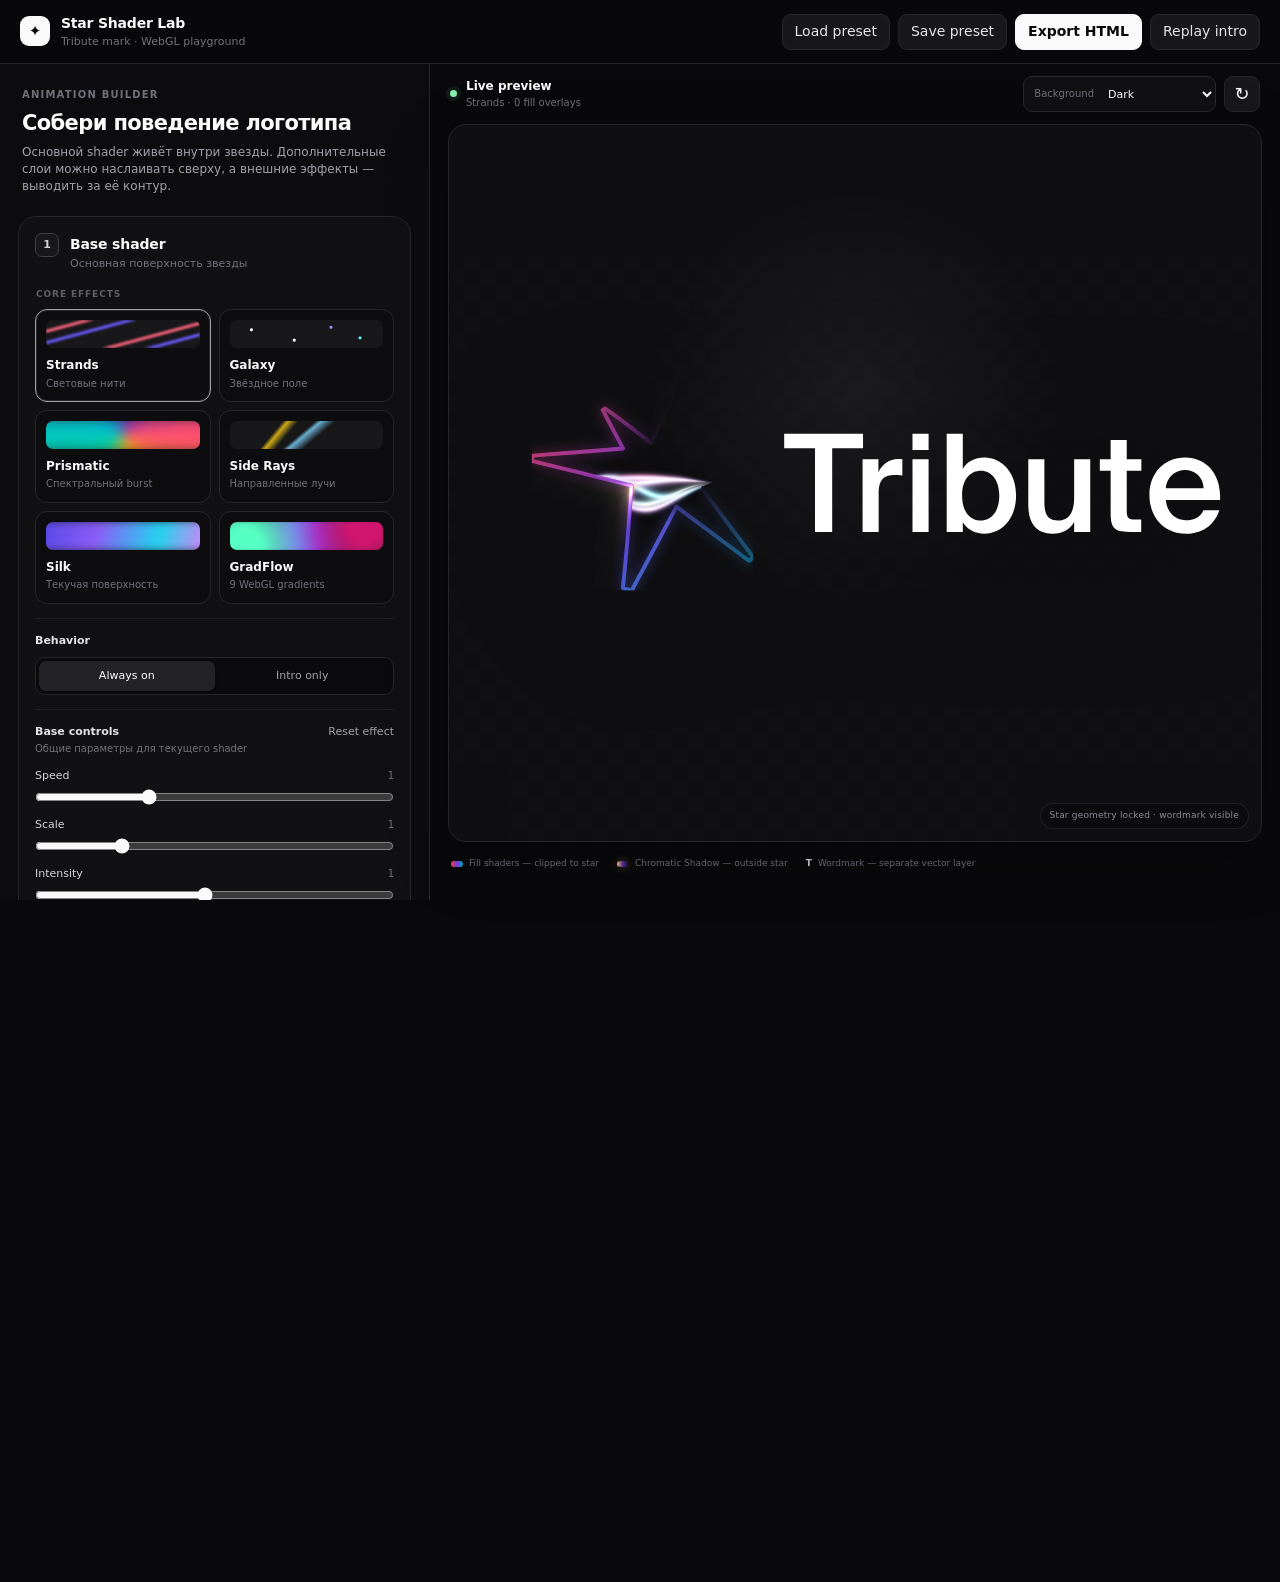
<file: index.html>
<!doctype html>
<html lang="ru">
<head>
  <meta charset="utf-8" />
  <meta name="viewport" content="width=device-width, initial-scale=1" />
  <title>Star Shader Lab</title>
  <link rel="stylesheet" href="styles.css" />
</head>
<body>
<div class="app-shell">
  <header class="app-header">
    <div class="brand-block">
      <div class="brand-mark">✦</div>
      <div><div class="brand-title">Star Shader Lab</div><div class="brand-caption">Tribute mark · WebGL playground</div></div>
    </div>
    <div class="header-actions">
      <label class="button secondary"><input id="importFile" type="file" accept=".json,.html,.htm" />Load preset</label>
      <button class="button secondary" id="savePresetBtn">Save preset</button>
      <button class="button primary" id="exportHtmlBtn">Export HTML</button>
      <button class="button secondary" id="replayBtn">Replay intro</button>
    </div>
  </header>

  <main class="workspace">
    <aside class="inspector">
      <div class="inspector-scroll">
        <section class="inspector-intro">
          <div class="eyebrow">Animation builder</div>
          <h1>Собери поведение логотипа</h1>
          <p>Основной shader живёт внутри звезды. Дополнительные слои можно наслаивать сверху, а внешние эффекты — выводить за её контур.</p>
        </section>

        <section class="step-section step-primary" data-step="shader">
          <div class="step-heading"><span class="step-index">1</span><div><h2>Base shader</h2><p>Основная поверхность звезды</p></div></div>

          <div class="library-label">Core effects</div>
          <div class="effect-grid" id="effectGrid">
            <button class="effect-card is-active" type="button" data-effect="strands"><span class="effect-preview effect-preview-strands"></span><span class="effect-name">Strands</span><span class="effect-desc">Световые нити</span></button>
            <button class="effect-card" type="button" data-effect="galaxy"><span class="effect-preview effect-preview-galaxy"></span><span class="effect-name">Galaxy</span><span class="effect-desc">Звёздное поле</span></button>
            <button class="effect-card" type="button" data-effect="prismatic"><span class="effect-preview effect-preview-prismatic"></span><span class="effect-name">Prismatic</span><span class="effect-desc">Спектральный burst</span></button>
            <button class="effect-card" type="button" data-effect="siderays"><span class="effect-preview effect-preview-rays"></span><span class="effect-name">Side Rays</span><span class="effect-desc">Направленные лучи</span></button>
            <button class="effect-card" type="button" data-effect="silk"><span class="effect-preview effect-preview-silk"></span><span class="effect-name">Silk</span><span class="effect-desc">Текучая поверхность</span></button>
            <button class="effect-card" type="button" data-effect="gradflow"><span class="effect-preview effect-preview-gradflow"></span><span class="effect-name">GradFlow</span><span class="effect-desc">9 WebGL gradients</span></button>
          </div>
          <select id="shaderMode" class="visually-hidden" aria-hidden="true"><option value="strands">Strands</option><option value="galaxy">Galaxy</option><option value="prismatic">Prismatic</option><option value="siderays">Side Rays</option><option value="silk">Silk</option><option value="gradflow">GradFlow</option></select>

          <div class="gradflow-settings" id="baseGradflowSettings" hidden>
            <div class="library-label">GradFlow type</div>
            <div class="gradflow-type-grid" id="gradflowTypeGrid">
              <button type="button" data-grad-type="aurora" class="grad-type is-active">Aurora</button>
              <button type="button" data-grad-type="mesh" class="grad-type">Mesh</button>
              <button type="button" data-grad-type="smoke" class="grad-type">Smoke</button>
              <button type="button" data-grad-type="wave" class="grad-type">Wave</button>
              <button type="button" data-grad-type="animated" class="grad-type">Animated</button>
              <button type="button" data-grad-type="conic" class="grad-type">Conic</button>
              <button type="button" data-grad-type="stripe" class="grad-type">Stripe</button>
              <button type="button" data-grad-type="silk" class="grad-type">Silk</button>
              <button type="button" data-grad-type="linear" class="grad-type">Linear</button>
            </div>
            <label class="slider-row"><span>Noise</span><output id="gradflowNoiseVal"></output><input id="gradflowNoise" type="range" min="0" max="0.5" step="0.01" value="0.2" /></label>
          </div>

          <div class="control-group first-control-group"><div class="group-label">Behavior</div><div class="segmented" id="shaderRoleSegmented"><button type="button" class="segment is-active" data-role="fill">Always on</button><button type="button" class="segment" data-role="reveal">Intro only</button></div><select id="shaderRole" class="visually-hidden" aria-hidden="true"><option value="fill">Always on</option><option value="reveal">Intro only</option></select></div>

          <div class="control-group">
            <div class="group-head"><div><div class="group-label">Base controls</div><div class="group-note">Общие параметры для текущего shader</div></div><button class="text-button" type="button" id="presetPaletteBtn">Reset effect</button></div>
            <div class="slider-stack">
              <label class="slider-row"><span>Speed</span><output id="speedVal"></output><input id="speed" type="range" min="0.1" max="3" step="0.05" value="1" /></label>
              <label class="slider-row"><span>Scale</span><output id="scaleVal"></output><input id="scale" type="range" min="0.4" max="3" step="0.05" value="1" /></label>
              <label class="slider-row"><span>Intensity</span><output id="intensityVal"></output><input id="intensity" type="range" min="0.1" max="2" step="0.05" value="1" /></label>
              <label class="slider-row"><span>Opacity</span><output id="opacityVal"></output><input id="opacity" type="range" min="0.1" max="1" step="0.05" value="1" /></label>
            </div>
          </div>

          <details class="subsection" open><summary><span>Palette</span><span class="summary-meta">shared by shader layers</span></summary><div class="subsection-body"><div class="palette-grid">
            <label class="color-control"><span>01</span><input id="c1" type="color" value="#FF4242"><input id="c1Text" type="text" value="#FF4242"></label>
            <label class="color-control"><span>02</span><input id="c2" type="color" value="#7C3AED"><input id="c2Text" type="text" value="#7C3AED"></label>
            <label class="color-control"><span>03</span><input id="c3" type="color" value="#06B6D4"><input id="c3Text" type="text" value="#06B6D4"></label>
            <label class="color-control"><span>04</span><input id="c4" type="color" value="#EAB308"><input id="c4Text" type="text" value="#EAB308"></label>
          </div></div></details>

          <details class="subsection" open><summary><span>Effect layers</span><span class="summary-meta" id="layerCount">0 overlays</span></summary>
            <div class="subsection-body">
              <div class="layer-stack" id="layerList"></div>
              <div class="add-layer-grid">
                <button class="button secondary full-button" id="addLayerBtn" type="button">+ Add shader layer</button>
                <button class="button secondary full-button accent-button" id="addShadowBtn" type="button">+ Add chromatic shadow</button>
              </div>
              <div class="logic-note">GradFlow работает как fill/overlay внутри звезды. Chromatic Shadow — внешний WebGL-слой и может реагировать на курсор.</div>
            </div>
          </details>

          <details class="subsection"><summary><span>Wordmark</span><span class="summary-meta">always visible</span></summary><div class="subsection-body"><div class="row-between"><div><div class="group-label">Auto contrast</div><div class="group-note">Белый на тёмном, тёмный на светлом</div></div><div class="switch on" id="wordmarkAuto" role="switch"></div></div><label class="field-block wordmark-color"><span>Custom color</span><div class="color-inline"><input id="wordmarkColor" type="color" value="#FFFFFF"><input id="wordmarkColorText" type="text" value="#FFFFFF"></div></label></div></details>
        </section>

        <details class="step-section collapsible-step" data-step="motion" open><summary class="step-heading"><span class="step-index">2</span><div class="step-copy"><h2>Motion</h2><p>Чистое появление без деформации path</p></div><span class="step-summary" id="motionSummary">1.0s</span></summary><div class="step-body">
          <div class="control-group compact-group"><div class="group-label">Playback</div><div class="segmented" id="autoplaySegmented"><button type="button" class="segment is-active" data-autoplay="loop">Manual replay</button><button type="button" class="segment" data-autoplay="auto">Auto preview</button></div><select id="autoplayMode" class="visually-hidden"><option value="loop">Manual</option><option value="auto">Auto</option></select></div>
          <div class="field-row"><label class="field-block"><span>Reveal mode</span><select id="revealMode"><option value="scale">Scale fade</option><option value="clockwise">Clockwise spin</option></select></label><label class="field-block"><span>Easing curve</span><select id="revealEasing"><option value="smooth">Smooth</option><option value="easeout">Ease out</option><option value="snappy">Snappy</option><option value="linear">Linear</option></select></label></div><div class="slider-stack"><label class="slider-row"><span>Duration</span><output id="revealDurationVal"></output><input id="revealDuration" type="range" min="0.25" max="2.5" step="0.05" value="1"></label><label class="slider-row"><span>Delay</span><output id="revealDelayVal"></output><input id="revealDelay" type="range" min="0" max="1.2" step="0.05" value="0.05"></label><label class="slider-row"><span>Start scale</span><output id="introStartScaleVal"></output><input id="introStartScale" type="range" min="0.04" max="1" step="0.01" value="0.18"></label></div>
          <div class="inner-divider"></div>
          <div class="row-between"><div><div class="group-label">Hover perspective</div><div class="group-note">3D-наклон только звезды; wordmark остаётся стабильным</div></div><div class="switch on" id="hoverEnabled" role="switch"></div></div>
          <div class="field-row hover-fields"><label class="field-block"><span>Direction</span><select id="hoverMode"><option value="follow">Follow cursor</option><option value="inverse">Inverse</option><option value="diagonal">Diagonal</option></select></label><label class="field-block"><span>Perspective</span><select id="hoverPerspective"><option value="1100">Soft</option><option value="760" selected>Medium</option><option value="520">Deep</option></select></label></div>
          <label class="slider-row hover-strength"><span>Tilt strength</span><output id="hoverStrengthVal"></output><input id="hoverStrength" type="range" min="1" max="14" step="0.5" value="6"></label>
        </div></details>

        <details class="step-section collapsible-step" data-step="glow" open><summary class="step-heading"><span class="step-index">3</span><div class="step-copy"><h2>Border glow</h2><p>Directional edge glow</p></div><div class="switch on" id="glowEnabled" role="switch"></div></summary><div class="step-body">
          <div class="row-between glow-sweep-row"><div><div class="group-label">Animated sweep</div><div class="group-note">Автопроход, когда курсор не над звездой</div></div><div class="switch on" id="glowAnimated" role="switch"></div></div>
          <label class="field-block"><span>Glow color</span><div class="color-inline"><input id="glowColor" type="color" value="#FFD58A"><input id="glowColorText" type="text" value="#FFD58A"></div></label>
          <div class="slider-stack glow-controls"><label class="slider-row"><span>Edge sensitivity</span><output id="glowEdgeSensitivityVal"></output><input id="glowEdgeSensitivity" type="range" min="0" max="70" step="1" value="30"></label><label class="slider-row"><span>Stroke thickness</span><output id="glowStrokeThicknessVal"></output><input id="glowStrokeThickness" type="range" min="0.5" max="3" step="0.05" value="1"></label><label class="slider-row"><span>Glow radius</span><output id="glowRadiusVal"></output><input id="glowRadius" type="range" min="8" max="70" step="1" value="40"></label><label class="slider-row"><span>Glow intensity</span><output id="glowIntensityVal"></output><input id="glowIntensity" type="range" min="0.2" max="2" step="0.05" value="1"></label><label class="slider-row"><span>Cone spread</span><output id="glowConeSpreadVal"></output><input id="glowConeSpread" type="range" min="8" max="42" step="1" value="25"></label></div>
        </div></details>

        <details class="step-section collapsible-step preset-step" data-step="preset"><summary class="step-heading"><span class="step-index">4</span><div class="step-copy"><h2>Preset data</h2><p>Импорт, копирование и ручная правка</p></div></summary><div class="step-body"><div class="preset-actions"><button class="button secondary" id="copyPresetBtn">Copy JSON</button><button class="button secondary" id="applyDumpBtn">Apply JSON</button></div><textarea id="presetDump" spellcheck="false"></textarea></div></details>
      </div>
    </aside>

    <section class="preview-area">
      <div class="preview-toolbar"><div class="preview-title-block"><span class="live-dot"></span><div><strong>Live preview</strong><span id="activeEffectLabel">Strands · base</span></div></div><div class="preview-actions"><div class="background-switcher"><span>Background</span><select id="bgMode"><option value="dark">Dark</option><option value="light">Light</option><option value="transparent">Transparent</option></select></div><button class="button icon-button" id="previewReplayBtn" type="button" title="Replay intro">↻</button></div></div>
      <div class="stage-frame" id="stageCard"><div class="checker" id="checker"></div><div class="stage"><div class="shell"><div class="shapeWrap" id="shapeWrap"></div></div></div><div class="stage-badge">Star geometry locked · wordmark visible</div></div>
      <div class="preview-footer"><div class="preview-legend"><span class="legend-swatch"></span><span>Fill shaders — clipped to star</span></div><div class="preview-legend"><span class="legend-shadow"></span><span>Chromatic Shadow — outside star</span></div><div class="preview-legend"><span class="legend-type">T</span><span>Wordmark — separate vector layer</span></div></div>
    </section>
  </main>
</div>
<div class="toast" id="toast"></div>
<script src="shaders.js"></script>
<script src="app.js"></script>
<script src="motion-enhancements.js"></script>
</body>
</html>
</file>
<file: styles.css>
:root{--background:#09090b;--foreground:#fafafa;--card:#111113;--card2:#151518;--muted:#a1a1aa;--muted2:#71717a;--border:#27272a;--border-soft:#202024;--input:#18181b;--primary:#fafafa;--primary-fg:#09090b;--radius:12px;--radius-lg:18px;--shadow:0 18px 60px rgba(0,0,0,.25)}
*{box-sizing:border-box}html,body{margin:0;width:100%;height:100%;background:var(--background);color:var(--foreground);font:14px/1.45 Inter,ui-sans-serif,system-ui,-apple-system,"Segoe UI",sans-serif}body{overflow:hidden}button,input,select,textarea{font:inherit}button{color:inherit}input[type=file]{display:none}
.app-shell{height:100%;display:grid;grid-template-rows:64px minmax(0,1fr)}.app-header{height:64px;display:flex;align-items:center;gap:16px;padding:0 20px;border-bottom:1px solid var(--border);background:rgba(9,9,11,.94);backdrop-filter:blur(18px);position:relative;z-index:20}.brand-block{display:flex;align-items:center;gap:11px;min-width:260px}.brand-mark{width:30px;height:30px;border-radius:9px;display:grid;place-items:center;background:var(--primary);color:var(--primary-fg);font-size:15px}.brand-title{font-weight:650;letter-spacing:-.015em}.brand-caption{font-size:11px;color:var(--muted2);margin-top:1px}.header-actions{margin-left:auto;display:flex;gap:8px}
.button{height:36px;border-radius:9px;border:1px solid var(--border);background:var(--input);padding:0 12px;display:inline-flex;align-items:center;justify-content:center;gap:7px;cursor:pointer;transition:background .16s,border-color .16s,transform .08s}.button:hover{background:#202024;border-color:#3f3f46}.button:active{transform:translateY(1px)}.button.primary{background:var(--primary);color:var(--primary-fg);border-color:var(--primary);font-weight:600}.button.primary:hover{background:#e4e4e7}.button.secondary{color:#e4e4e7}.icon-button{width:36px;padding:0;font-size:18px}.full-button{width:100%}.accent-button{border-color:#4c3f2a;background:linear-gradient(180deg,#211b12,#17130e);color:#ffe0a3}.accent-button:hover{border-color:#745d34;background:#292016}
.workspace{min-height:0;display:grid;grid-template-columns:430px minmax(0,1fr)}.inspector{min-height:0;border-right:1px solid var(--border);background:#0c0c0e}.inspector-scroll{height:100%;overflow:auto;padding:22px 18px 34px;scrollbar-width:thin;scrollbar-color:#3f3f46 transparent}.inspector-intro{padding:2px 4px 20px}.eyebrow{text-transform:uppercase;letter-spacing:.12em;color:var(--muted2);font-size:10px;font-weight:700;margin-bottom:8px}.inspector-intro h1{font-size:21px;line-height:1.2;letter-spacing:-.03em;margin:0 0 8px}.inspector-intro p{font-size:12px;color:var(--muted);margin:0;max-width:370px}
.step-section{border:1px solid var(--border);border-radius:var(--radius-lg);background:var(--card);overflow:hidden;margin-bottom:12px}.step-primary{padding:16px}.step-heading{display:flex;align-items:flex-start;gap:11px;list-style:none}.step-heading::-webkit-details-marker{display:none}.step-index{flex:0 0 auto;width:24px;height:24px;border-radius:7px;border:1px solid #3f3f46;background:#18181b;display:grid;place-items:center;font-size:11px;font-weight:700;color:#d4d4d8}.step-heading h2{font-size:14px;margin:1px 0 2px;letter-spacing:-.01em}.step-heading p{font-size:11px;color:var(--muted2);margin:0}.step-copy{min-width:0;flex:1}.step-summary{margin-left:auto;font-size:11px;color:var(--muted2);white-space:nowrap;padding-top:4px}.collapsible-step>summary{cursor:pointer;padding:15px 16px;align-items:center}.collapsible-step>summary::after{content:'⌄';font-size:15px;color:var(--muted2);margin-left:3px;transition:transform .16s}.collapsible-step[open]>summary::after{transform:rotate(180deg)}.collapsible-step[open]>summary{border-bottom:1px solid var(--border-soft)}.step-body{padding:15px 16px 17px}
.library-label{text-transform:uppercase;letter-spacing:.1em;font-size:9px;font-weight:700;color:#5f5f68;margin:16px 1px 8px}.effect-grid{display:grid;grid-template-columns:1fr 1fr;gap:8px}.effect-card{position:relative;min-height:88px;padding:10px;border-radius:12px;border:1px solid var(--border);background:#0d0d10;text-align:left;cursor:pointer;overflow:hidden;transition:border-color .16s,background .16s,transform .12s}.effect-card:hover{border-color:#52525b;background:#111114}.effect-card.is-active{border-color:#a1a1aa;box-shadow:0 0 0 1px rgba(255,255,255,.11) inset}.effect-preview{display:block;height:28px;border-radius:7px;margin-bottom:9px;background:#18181b;overflow:hidden;position:relative}.effect-preview:before,.effect-preview:after{content:'';position:absolute;inset:0}.effect-preview-strands:before{background:repeating-linear-gradient(165deg,transparent 0 9px,#ff647c 10px 12px,transparent 13px 20px,#685cff 21px 23px,transparent 24px 32px);filter:blur(1px)}.effect-preview-galaxy:before{background:radial-gradient(circle at 14% 35%,#fff 0 1px,transparent 2px),radial-gradient(circle at 66% 26%,#a78bfa 0 1px,transparent 2px),radial-gradient(circle at 42% 72%,#fff 0 1px,transparent 2px),radial-gradient(circle at 85% 64%,#67e8f9 0 1px,transparent 2px)}.effect-preview-prismatic:before{background:conic-gradient(from 90deg,#ff4d6d,#ffb703,#06d6a0,#00b4d8,#7b2cbf,#ff4d6d);filter:blur(5px);transform:scale(1.25)}.effect-preview-rays:before{background:linear-gradient(130deg,transparent 0 30%,rgba(250,204,21,.8) 33%,transparent 39%),linear-gradient(140deg,transparent 0 46%,rgba(125,211,252,.8) 49%,transparent 57%)}.effect-preview-silk:before{background:linear-gradient(105deg,#4f46e5,#8b5cf6 35%,#22d3ee 70%,#e879f9);filter:blur(4px);transform:scale(1.12)}.effect-preview-gradflow:before{background:radial-gradient(circle at 15% 80%,#56ffc3 0 12%,transparent 48%),radial-gradient(circle at 82% 28%,#d21570 0 10%,transparent 46%),radial-gradient(circle at 48% 52%,#8c3ff8 0 18%,#121217 68%);filter:blur(2px);transform:scale(1.18)}.effect-name{display:block;font-size:12px;font-weight:650}.effect-desc{display:block;font-size:10px;color:var(--muted2);margin-top:2px}
.gradflow-settings{margin-top:12px;padding:11px;border:1px solid #2d2b39;border-radius:12px;background:linear-gradient(180deg,rgba(124,58,237,.08),rgba(6,182,212,.025))}.gradflow-settings .library-label{margin:0 0 8px;color:#8f88a3}.gradflow-type-grid{display:grid;grid-template-columns:repeat(3,1fr);gap:5px;margin-bottom:12px}.grad-type{height:28px;border:1px solid #312f39;border-radius:8px;background:#111116;color:#9f9fa8;font-size:10px;cursor:pointer}.grad-type:hover{border-color:#57525f;color:#fff}.grad-type.is-active{border-color:#7c6fa4;background:#201a2d;color:#fff}
.control-group{padding-top:14px;margin-top:14px;border-top:1px solid var(--border-soft)}.first-control-group{margin-top:14px}.compact-group{padding-top:0;margin-top:0;border-top:0;margin-bottom:14px}.group-label{font-size:11px;font-weight:650;color:#e4e4e7}.group-note{font-size:10px;color:var(--muted2);margin-top:2px}.group-head{display:flex;justify-content:space-between;align-items:flex-start;margin-bottom:12px}.text-button{padding:0;border:0;background:transparent;color:var(--muted);font-size:11px;cursor:pointer}.text-button:hover{color:#fff}.row-between{display:flex;align-items:center;justify-content:space-between;gap:12px}
.segmented{display:grid;grid-template-columns:1fr 1fr;background:#0b0b0d;border:1px solid var(--border);padding:3px;border-radius:10px;margin-top:8px}.segment{height:30px;border:0;background:transparent;border-radius:7px;color:var(--muted);font-size:11px;cursor:pointer}.segment.is-active{background:#232327;color:#fff;box-shadow:0 1px 3px rgba(0,0,0,.25)}
.slider-stack{display:grid;gap:12px}.slider-row{display:grid;grid-template-columns:1fr auto;gap:5px 12px;align-items:center;font-size:11px;color:#d4d4d8}.slider-row output{font-variant-numeric:tabular-nums;color:var(--muted2);font-size:10px}.slider-row input[type=range]{grid-column:1/-1;width:100%;accent-color:#fafafa;margin:0;height:16px}
.subsection{border-top:1px solid var(--border-soft);margin-top:14px;padding-top:2px}.subsection>summary{list-style:none;display:flex;justify-content:space-between;align-items:center;padding:12px 0 8px;cursor:pointer;font-size:11px;font-weight:650}.subsection>summary::-webkit-details-marker{display:none}.summary-meta{font-size:10px;color:var(--muted2);font-weight:400}.subsection-body{padding-top:4px}.palette-grid{display:grid;grid-template-columns:1fr 1fr;gap:8px}.color-control{display:grid;grid-template-columns:20px 28px 1fr;align-items:center;gap:6px;padding:7px 8px;border:1px solid var(--border);border-radius:10px;background:#0d0d10}.color-control>span{font-size:9px;color:var(--muted2)}input[type=color]{width:28px;height:28px;padding:0;border:0;background:transparent;border-radius:7px;overflow:hidden}input[type=text],select,textarea{border:1px solid var(--border);background:var(--input);color:var(--foreground);border-radius:8px;outline:none}input[type=text]{height:28px;padding:0 7px;font-size:10px;font-family:ui-monospace,SFMono-Regular,Consolas,monospace;min-width:0}.color-control input[type=text]{background:transparent;border:0;padding:0}
.field-row{display:grid;grid-template-columns:1fr 1fr;gap:10px}.field-block{display:grid;gap:7px;font-size:11px;color:#d4d4d8}.field-block select{height:34px;padding:0 8px}.color-inline{display:grid;grid-template-columns:34px 1fr;gap:6px}.color-inline input[type=color]{width:34px;height:34px}.color-inline input[type=text]{height:34px;background:var(--input);border:1px solid var(--border);padding:0 8px}.logic-note{margin-top:12px;padding:10px 11px;border-radius:10px;background:#0d0d10;border:1px solid var(--border-soft);font-size:10px;color:var(--muted)}.inner-divider{height:1px;background:var(--border-soft);margin:16px 0}.hover-fields{margin-top:12px}.hover-strength{margin-top:12px}.wordmark-color{margin-top:12px}.glow-sweep-row{margin-bottom:14px}.glow-controls{margin-top:14px}
.switch{position:relative;flex:0 0 auto;width:36px;height:20px;border-radius:999px;background:#27272a;border:1px solid #3f3f46;cursor:pointer}.switch:after{content:'';position:absolute;left:2px;top:2px;width:14px;height:14px;border-radius:50%;background:#a1a1aa;transition:.16s}.switch.on{background:#fafafa;border-color:#fafafa}.switch.on:after{left:18px;background:#09090b}.preset-actions{display:flex;gap:8px;margin-bottom:10px}.preset-step textarea{width:100%;height:180px;resize:vertical;padding:10px;font:10px/1.45 ui-monospace,SFMono-Regular,Consolas,monospace;color:#d4d4d8}.preset-step .button{height:32px;font-size:11px}
.add-layer-grid{display:grid;grid-template-columns:1fr 1fr;gap:8px;margin-top:8px}.layer-stack{display:grid;gap:8px}.layer-row{display:grid;gap:8px;padding:9px;border:1px solid var(--border);border-radius:11px;background:#0d0d10}.layer-main{display:grid;grid-template-columns:minmax(0,1.2fr) minmax(0,.9fr) 30px;gap:6px;align-items:center}.layer-row select{height:30px;padding:0 6px;font-size:10px;min-width:0}.layer-remove{width:30px;height:30px;border:1px solid var(--border);background:#18181b;border-radius:8px;cursor:pointer;color:var(--muted)}.layer-remove:hover{color:#fff;border-color:#52525b}.layer-opacity{display:grid;gap:2px}.layer-opacity span{font-size:9px;color:var(--muted2);display:flex;justify-content:space-between}.layer-opacity input{width:100%;accent-color:#fff}.layer-extra{display:grid;grid-template-columns:1fr 1fr;gap:8px;padding-top:7px;border-top:1px solid #1f1f23}.layer-extra label{display:grid;gap:4px;font-size:9px;color:#8b8b95}.layer-extra select{height:28px}.layer-extra input[type=range]{width:100%;accent-color:#fff}.layer-empty{padding:10px;border:1px dashed #2f2f34;border-radius:10px;color:var(--muted2);font-size:10px;text-align:center}.layer-kind{font-size:9px;color:#80778f;text-transform:uppercase;letter-spacing:.08em;margin-bottom:-2px}
.preview-area{min-width:0;min-height:0;display:grid;grid-template-rows:60px minmax(0,1fr) 44px;padding:0 18px 14px}.preview-toolbar{display:flex;align-items:center;justify-content:space-between;padding:0 2px}.preview-title-block{display:flex;align-items:center;gap:9px}.live-dot{width:7px;height:7px;border-radius:50%;background:#86efac;box-shadow:0 0 0 4px rgba(134,239,172,.08)}.preview-title-block strong{display:block;font-size:12px}.preview-title-block span:not(.live-dot){display:block;color:var(--muted2);font-size:10px;margin-top:1px}.preview-actions{display:flex;align-items:center;gap:8px}.background-switcher{display:flex;align-items:center;gap:8px;border:1px solid var(--border);background:#111113;border-radius:9px;height:36px;padding-left:10px}.background-switcher span{font-size:10px;color:var(--muted2)}.background-switcher select{height:34px;border:0;background:transparent;padding:0 25px 0 2px;font-size:11px}
.stage-frame{position:relative;overflow:hidden;border:1px solid var(--border);border-radius:var(--radius-lg);background:radial-gradient(circle at 50% 38%,rgba(255,255,255,.05),transparent 35%),#0f0f12;box-shadow:var(--shadow);min-height:0}.checker{position:absolute;inset:0;background-image:linear-gradient(45deg,rgba(255,255,255,.028) 25%,transparent 25%),linear-gradient(-45deg,rgba(255,255,255,.028) 25%,transparent 25%),linear-gradient(45deg,transparent 75%,rgba(255,255,255,.028) 75%),linear-gradient(-45deg,transparent 75%,rgba(255,255,255,.028) 75%);background-size:32px 32px;background-position:0 0,0 16px,16px -16px,-16px 0;opacity:.18}.stage{position:absolute;inset:0;display:grid;place-items:center}.shell{width:min(76vw,860px);display:grid;place-items:center;padding:36px}.shapeWrap{position:relative;width:min(88%,760px);aspect-ratio:302/94;filter:drop-shadow(0 18px 68px rgba(0,0,0,.52));transform:translateZ(0);overflow:visible}
.logo-composition{position:absolute;inset:0;overflow:visible}.wordmark-svg{position:absolute;inset:0;width:100%;height:100%;z-index:8;overflow:visible;pointer-events:none}.star-scene{position:absolute;left:0;top:0;width:31.955%;height:100%;z-index:10;transform-origin:50% 50%;transform-style:preserve-3d;will-change:transform;overflow:visible}.star-intro{position:absolute;inset:0;transform-origin:center;will-change:transform,opacity;z-index:2;overflow:visible}.star-svg,.shader-stack,.shader-layer{position:absolute;inset:0;width:100%;height:100%}.star-svg{z-index:1;overflow:visible}.shader-stack{z-index:2}.shader-layer{pointer-events:none}.outer-fx-layer{position:absolute;left:-200%;top:-200%;width:500%;height:500%;z-index:1;pointer-events:none;overflow:visible}.outer-fx-canvas{position:absolute;inset:0;width:100%;height:100%;pointer-events:none}.border-glow-star{position:absolute;left:-28%;top:-28%;width:156%;height:156%;z-index:4;pointer-events:none;overflow:visible;--cursor-angle:45deg;--edge-proximity:0;--edge-sensitivity:30;--cone-spread:25}.glow-mesh,.glow-light{position:absolute;inset:0;width:100%;height:100%;transform:scale(.64102564);transform-origin:center;transition:opacity .25s ease-out;overflow:visible}.border-glow-star.glow-disabled{display:none}.glow-mesh{opacity:calc(max(0,(var(--edge-proximity) - (var(--edge-sensitivity) + 18)) / max(1,(82 - var(--edge-sensitivity)))));mask-image:conic-gradient(from var(--cursor-angle) at center,#000 calc(var(--cone-spread)*1%),transparent calc((var(--cone-spread) + 15)*1%),transparent calc((100 - var(--cone-spread) - 15)*1%),#000 calc((100 - var(--cone-spread))*1%));-webkit-mask-image:conic-gradient(from var(--cursor-angle) at center,#000 calc(var(--cone-spread)*1%),transparent calc((var(--cone-spread) + 15)*1%),transparent calc((100 - var(--cone-spread) - 15)*1%),#000 calc((100 - var(--cone-spread))*1%));mix-blend-mode:screen}.glow-light{opacity:calc(max(0,(var(--edge-proximity) - var(--edge-sensitivity)) / max(1,(100 - var(--edge-sensitivity)))));mask-image:conic-gradient(from var(--cursor-angle) at center,#000 2.5%,transparent 11%,transparent 89%,#000 97.5%);-webkit-mask-image:conic-gradient(from var(--cursor-angle) at center,#000 2.5%,transparent 11%,transparent 89%,#000 97.5%);mix-blend-mode:plus-lighter}.stage-badge{position:absolute;right:12px;bottom:12px;height:26px;padding:0 9px;border:1px solid rgba(255,255,255,.09);border-radius:999px;background:rgba(11,11,13,.58);backdrop-filter:blur(10px);display:flex;align-items:center;font-size:9px;color:#8c8c95;letter-spacing:.02em}.preview-footer{display:flex;align-items:center;gap:18px;padding:0 3px;color:var(--muted2);font-size:9px}.preview-legend{display:flex;align-items:center;gap:6px}.legend-swatch{width:12px;height:6px;border-radius:999px;background:linear-gradient(90deg,#ff4242,#7c3aed,#06b6d4)}.legend-shadow{width:12px;height:6px;border-radius:999px;background:radial-gradient(circle at left,#ffd15c,rgba(124,58,237,.7),transparent);box-shadow:0 0 8px rgba(255,209,92,.25)}.legend-type{font-size:9px;font-weight:800;color:#d4d4d8}.toast{position:fixed;left:50%;bottom:20px;transform:translateX(-50%);z-index:100;background:#fafafa;color:#09090b;border-radius:999px;padding:9px 13px;font-size:11px;font-weight:650;opacity:0;pointer-events:none;transition:.2s}.toast.show{opacity:1}.visually-hidden{position:absolute!important;width:1px!important;height:1px!important;overflow:hidden!important;clip:rect(0,0,0,0)!important;white-space:nowrap!important}
@media(max-width:1080px){body{overflow:auto}.app-shell{height:auto;min-height:100%}.workspace{grid-template-columns:1fr}.inspector{border-right:0;border-bottom:1px solid var(--border)}.inspector-scroll{height:auto;max-height:none}.preview-area{height:680px}.app-header{position:sticky;top:0}.brand-caption{display:none}}@media(max-width:620px){.app-header{padding:0 12px}.brand-block{min-width:0}.brand-title{font-size:12px}.header-actions .button.secondary{display:none}.workspace{display:block}.inspector-scroll{padding:14px 10px 24px}.preview-area{height:520px;padding:0 10px 10px}.effect-grid{grid-template-columns:1fr}.gradflow-type-grid{grid-template-columns:repeat(2,1fr)}.add-layer-grid{grid-template-columns:1fr}.shell{padding:22px}.preview-footer{gap:10px;flex-wrap:wrap}}
</file>
